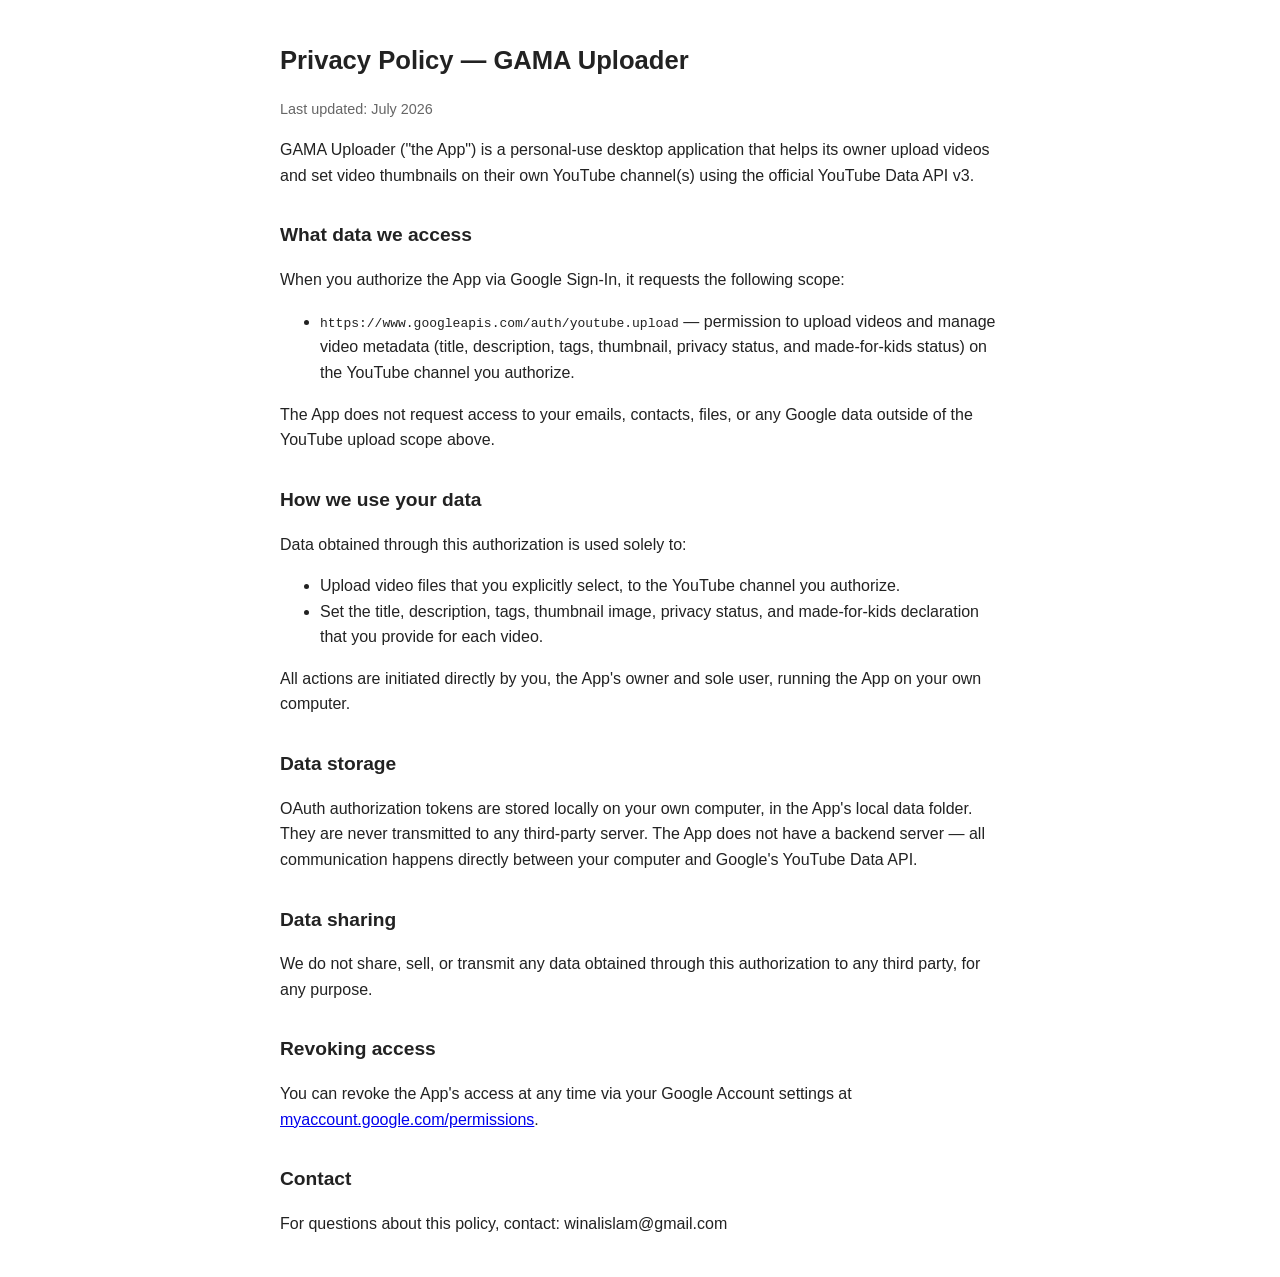
<file: docs/index.html>
<!DOCTYPE html>
<html lang="id">
<head>
<meta charset="UTF-8">
<meta name="viewport" content="width=device-width, initial-scale=1.0">
<title>Privacy Policy — GAMA Uploader</title>
<style>
  body { font-family: -apple-system, Segoe UI, Arial, sans-serif; max-width: 720px; margin: 40px auto; padding: 0 20px; line-height: 1.6; color: #222; }
  h1 { font-size: 1.6rem; }
  h2 { font-size: 1.2rem; margin-top: 2rem; }
  .updated { color: #666; font-size: 0.9rem; }
</style>
</head>
<body>
<h1>Privacy Policy — GAMA Uploader</h1>
<p class="updated">Last updated: July 2026</p>

<p>GAMA Uploader ("the App") is a personal-use desktop application that helps its owner
upload videos and set video thumbnails on their own YouTube channel(s) using the
official YouTube Data API v3.</p>

<h2>What data we access</h2>
<p>When you authorize the App via Google Sign-In, it requests the following scope:</p>
<ul>
  <li><code>https://www.googleapis.com/auth/youtube.upload</code> — permission to
  upload videos and manage video metadata (title, description, tags, thumbnail,
  privacy status, and made-for-kids status) on the YouTube channel you authorize.</li>
</ul>
<p>The App does not request access to your emails, contacts, files, or any Google
data outside of the YouTube upload scope above.</p>

<h2>How we use your data</h2>
<p>Data obtained through this authorization is used solely to:</p>
<ul>
  <li>Upload video files that you explicitly select, to the YouTube channel you authorize.</li>
  <li>Set the title, description, tags, thumbnail image, privacy status, and
  made-for-kids declaration that you provide for each video.</li>
</ul>
<p>All actions are initiated directly by you, the App's owner and sole user, running
the App on your own computer.</p>

<h2>Data storage</h2>
<p>OAuth authorization tokens are stored locally on your own computer, in the App's
local data folder. They are never transmitted to any third-party server. The App
does not have a backend server — all communication happens directly between your
computer and Google's YouTube Data API.</p>

<h2>Data sharing</h2>
<p>We do not share, sell, or transmit any data obtained through this authorization
to any third party, for any purpose.</p>

<h2>Revoking access</h2>
<p>You can revoke the App's access at any time via your Google Account settings at
<a href="https://myaccount.google.com/permissions" target="_blank" rel="noopener">
myaccount.google.com/permissions</a>.</p>

<h2>Contact</h2>
<p>For questions about this policy, contact: winalislam@gmail.com</p>
</body>
</html>
</file>
